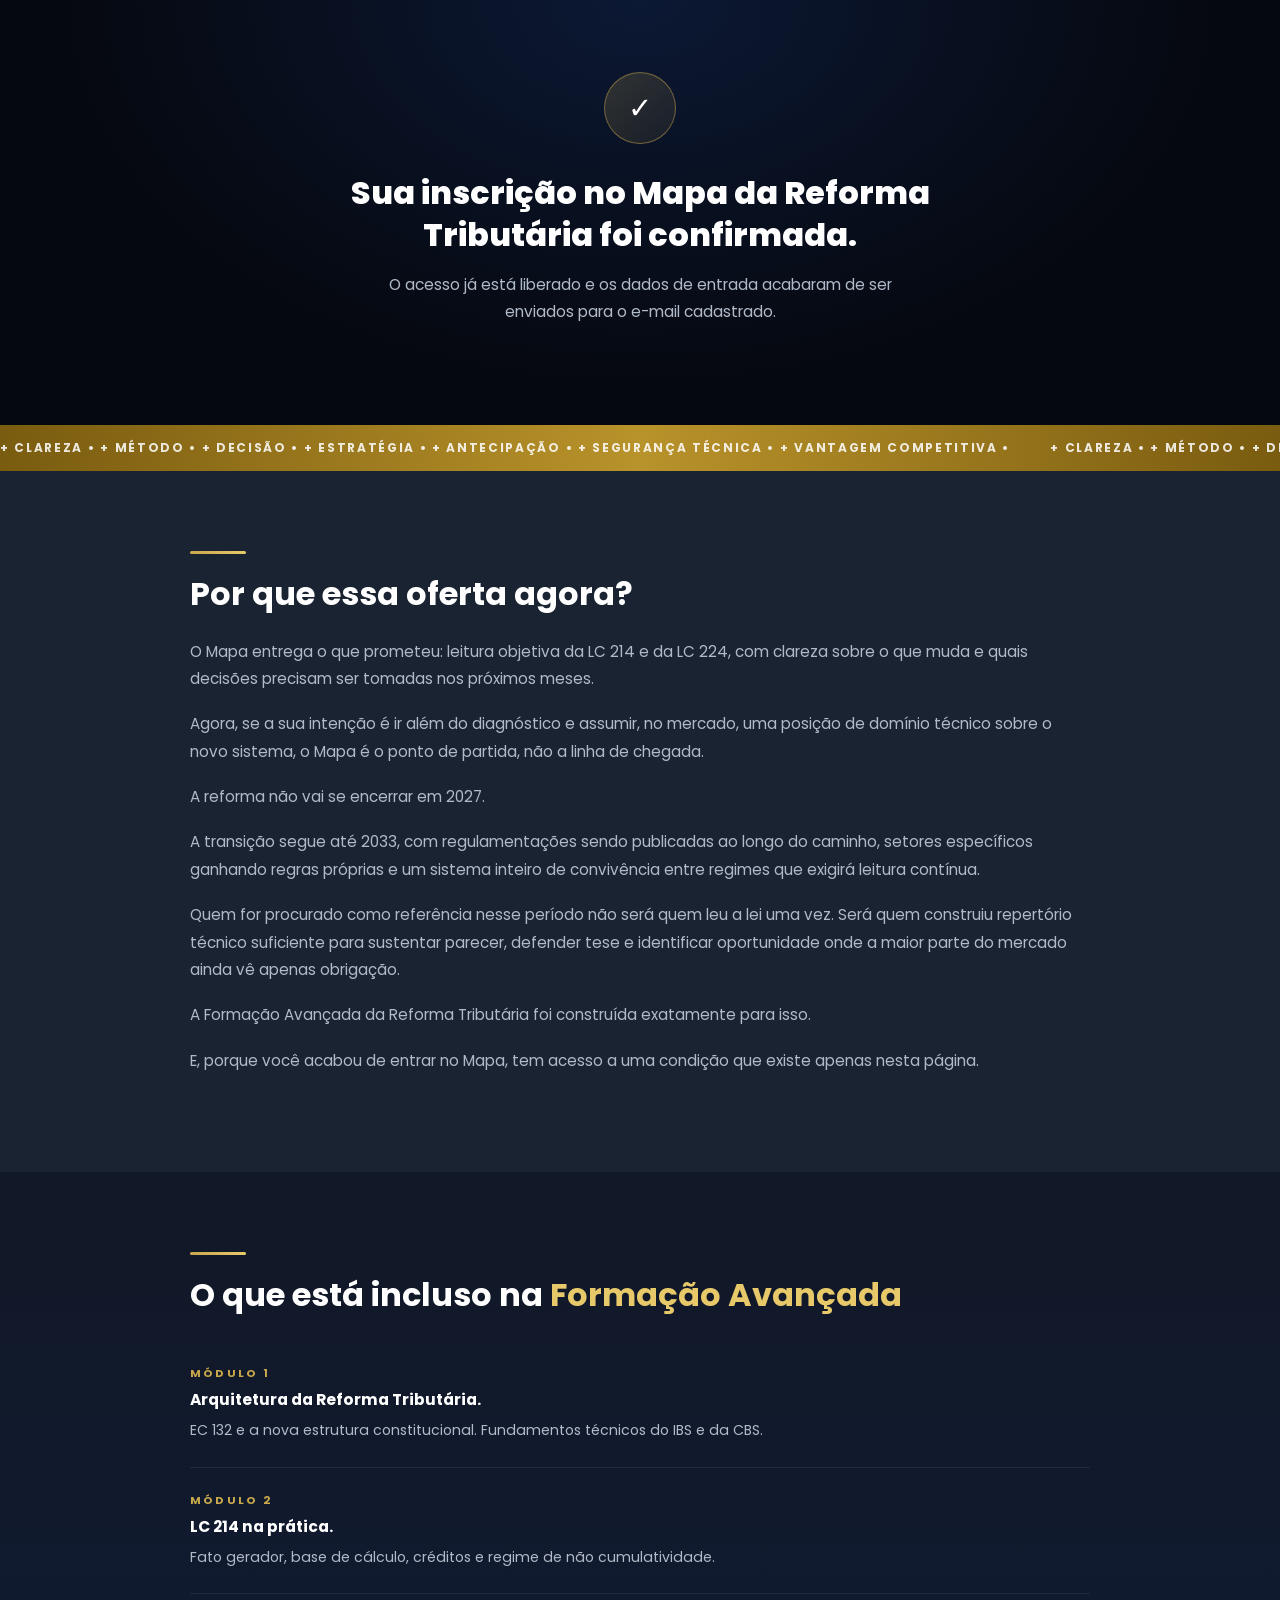
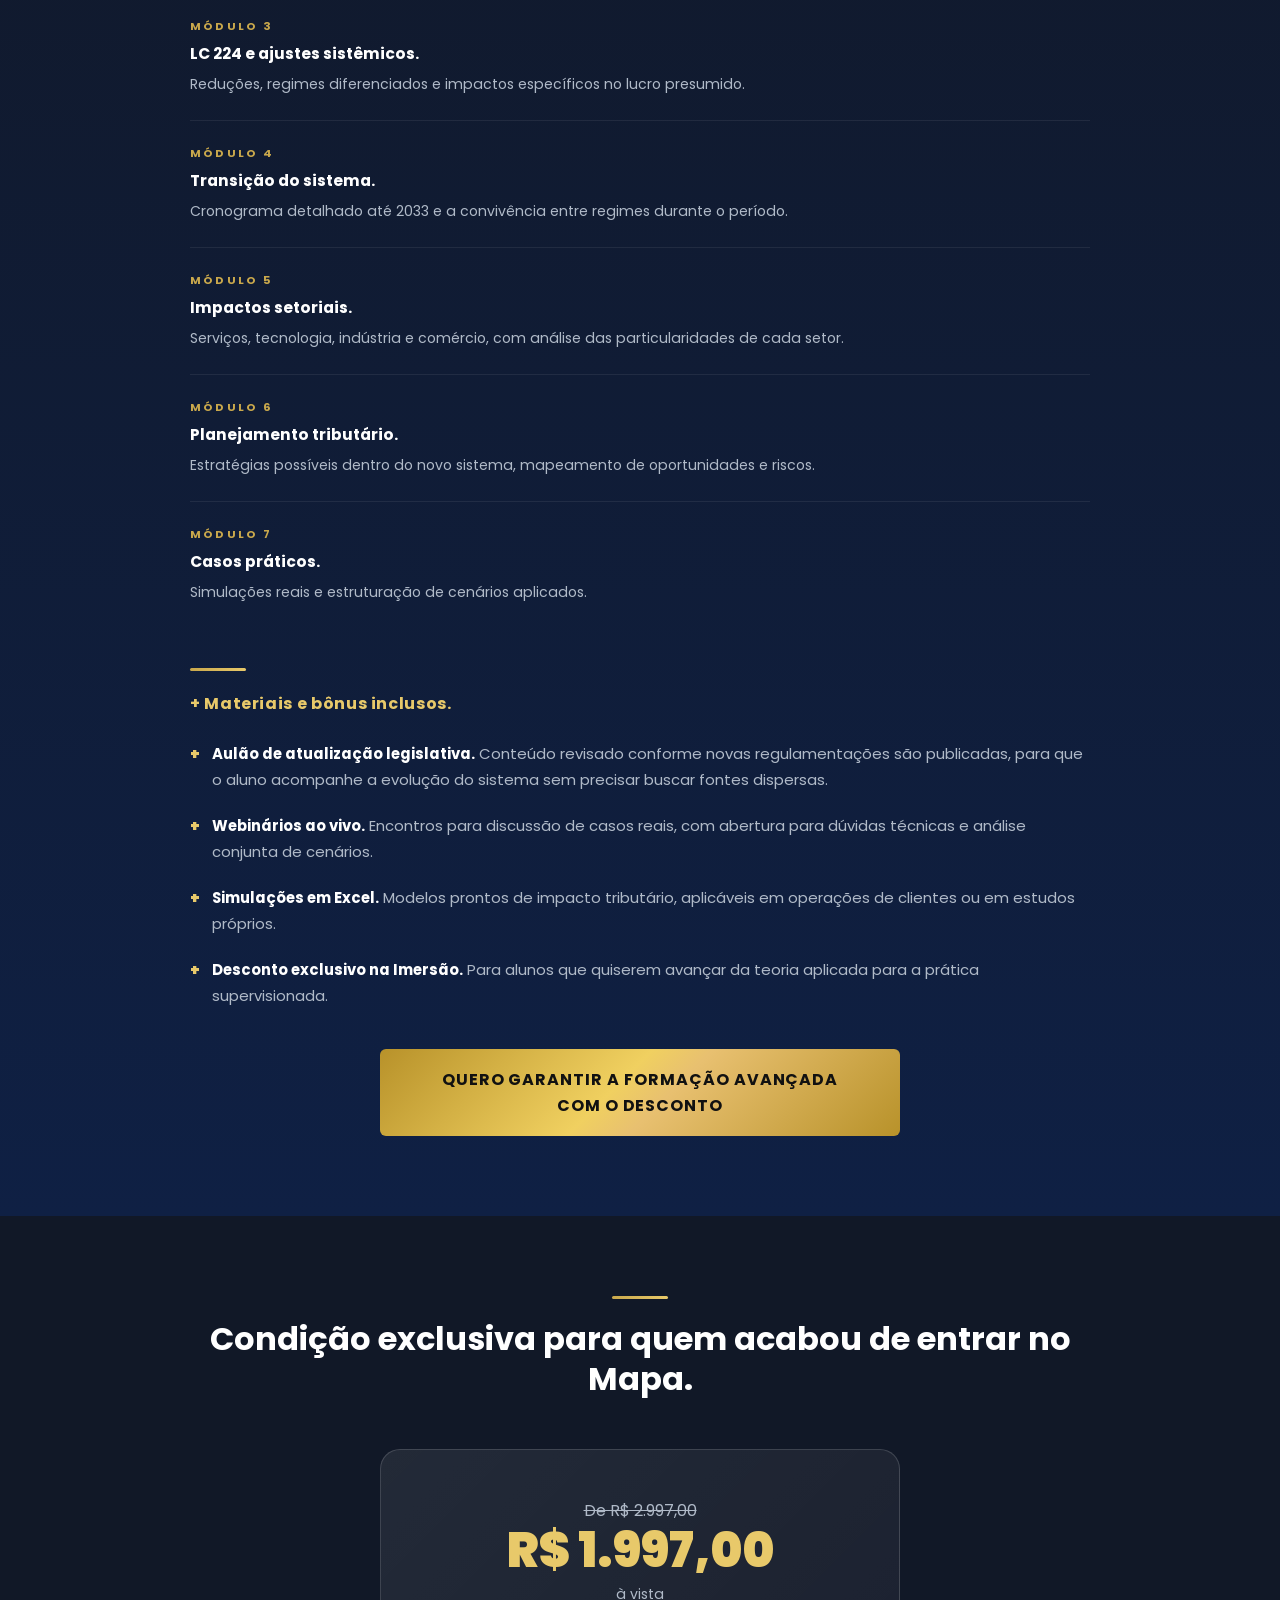
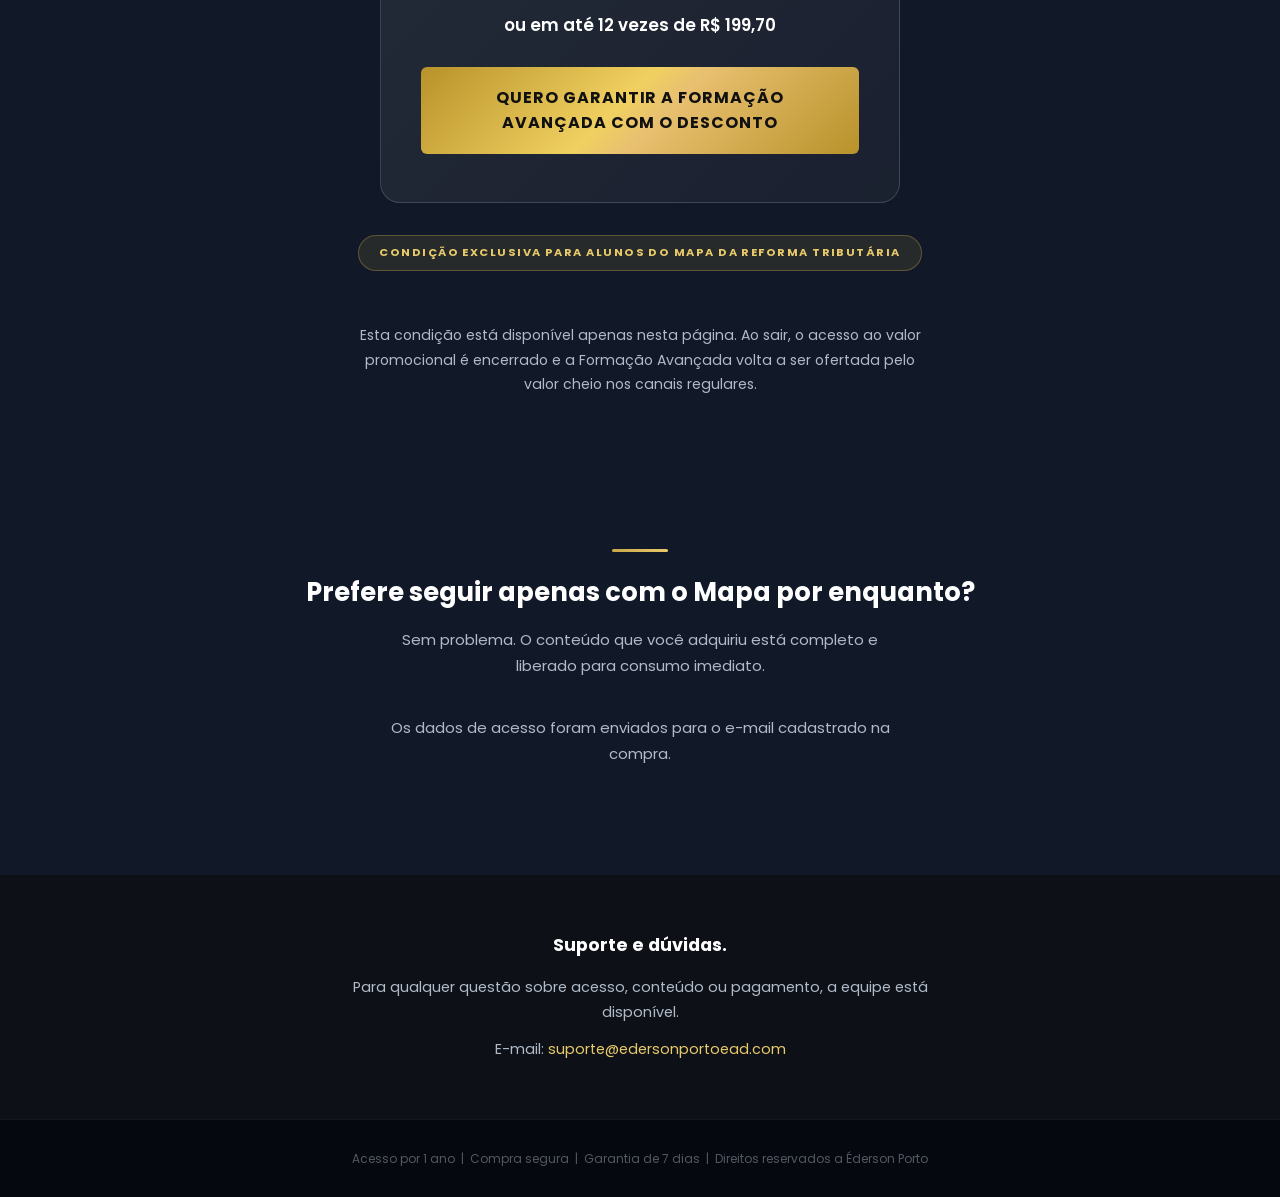
<file: obrigado.html>
<!DOCTYPE html>
<html lang="pt-BR">
<head>
<meta charset="UTF-8">
<meta name="viewport" content="width=device-width, initial-scale=1.0">
<title>Obrigado | Mapa da Reforma Tributária</title>
<link href="https://fonts.googleapis.com/css2?family=Poppins:wght@300;400;500;600;700;800;900&display=swap" rel="stylesheet">
<style>
*{box-sizing:border-box;margin:0;padding:0}
:root{
  --dark:#0d1117;
  --dark2:#111827;
  --dark3:#1a2332;
  --navy:#0f2044;
  --blue:#1a3a6e;
  --blue2:#1e4d9b;
  --gold:#c9a84c;
  --gold2:#e8c96a;
  --white:#ffffff;
  --gray:#b0bac8;
  --gray2:#d0d8e4;
}
body{font-family:'Poppins',sans-serif;color:var(--white);background:var(--dark);line-height:1.6}
a{text-decoration:none;color:inherit}

/* Botões */
.btn{display:inline-block;background:linear-gradient(135deg,#b8922a 0%,#f0d060 45%,#e8c070 55%,#b8922a 100%);color:#111;font-family:'Poppins',sans-serif;font-weight:700;font-size:1rem;letter-spacing:.06em;text-transform:uppercase;padding:18px 40px;border-radius:6px;cursor:pointer;border:none;text-align:center;transition:transform .2s,box-shadow .2s;text-decoration:none}
.btn:hover{transform:translateY(-3px);box-shadow:0 8px 28px rgba(201,168,76,.5)}
.btn-full{display:block;width:100%;max-width:520px;margin:0 auto}
.btn-outline{display:inline-block;background:transparent;color:var(--gold2);font-family:'Poppins',sans-serif;font-weight:600;font-size:.95rem;letter-spacing:.04em;text-transform:uppercase;padding:16px 40px;border-radius:6px;border:1px solid rgba(201,168,76,.4);text-align:center;transition:all .2s;text-decoration:none}
.btn-outline:hover{border-color:var(--gold2);background:rgba(201,168,76,.06)}
.btn-outline-full{display:block;width:100%;max-width:520px;margin:0 auto}

/* Layout */
section{padding:80px 20px}
.container{max-width:900px;margin:0 auto}
.s-dark{background:var(--dark2);color:var(--white)}
.s-darker{background:var(--dark);color:var(--white)}
.s-navy{background:linear-gradient(180deg,var(--dark2) 0%,var(--navy) 100%);color:var(--white)}
.s-light{background:var(--dark3);color:var(--white)}

/* Divisor */
.divider{width:56px;height:3px;background:linear-gradient(90deg,var(--gold),var(--gold2));border-radius:2px;margin:0 auto 20px}
.divider-left{width:56px;height:3px;background:linear-gradient(90deg,var(--gold),var(--gold2));border-radius:2px;margin:0 0 20px}

/* Tipografia geral */
.section-title{font-size:clamp(1.3rem,3vw,2rem);font-weight:700;line-height:1.25;margin-bottom:24px;color:#fff}
.section-title em{color:var(--gold2);font-style:normal}
.section-sub{font-size:.95rem;color:var(--gray);margin-bottom:20px;line-height:1.8}
.section-sub strong{color:#fff}

/* Marquee */
.marquee-wrap{background:linear-gradient(90deg,#7a5c10,#b8922a,#7a5c10);padding:13px 0;overflow:hidden}
.marquee{display:flex;white-space:nowrap;animation:marquee 25s linear infinite}
.marquee span{font-size:.75rem;font-weight:700;letter-spacing:.14em;text-transform:uppercase;color:#fff;padding-right:40px;opacity:.85}
@keyframes marquee{0%{transform:translateX(0)}100%{transform:translateX(-50%)}}

/* Confirmação hero */
.confirm-hero{background:#05080f;padding:72px 20px 64px;text-align:center;position:relative;overflow:hidden}
.confirm-hero::before{content:'';position:absolute;inset:0;background:radial-gradient(ellipse at top center,rgba(15,32,68,.7) 0%,#05080f 65%);pointer-events:none}
.confirm-icon{width:72px;height:72px;border-radius:50%;background:linear-gradient(135deg,rgba(201,168,76,.2),rgba(201,168,76,.08));border:1.5px solid rgba(201,168,76,.5);display:flex;align-items:center;justify-content:center;font-size:1.8rem;margin:0 auto 28px;position:relative;z-index:1}
.confirm-hero h1{font-size:clamp(1.4rem,3vw,2rem);font-weight:800;line-height:1.3;margin-bottom:16px;max-width:640px;margin-left:auto;margin-right:auto;position:relative;z-index:1}
.confirm-hero p{font-size:.97rem;color:var(--gray);max-width:560px;margin:0 auto 36px;line-height:1.75;position:relative;z-index:1}
.order-box{display:inline-flex;gap:32px;background:rgba(255,255,255,.05);border:1px solid rgba(255,255,255,.1);border-radius:10px;padding:18px 32px;position:relative;z-index:1}
.order-item{text-align:left}
.order-label{font-size:.65rem;font-weight:700;letter-spacing:.18em;text-transform:uppercase;color:var(--gold);margin-bottom:4px}
.order-value{font-size:.9rem;color:var(--gray2)}

/* VSL */
.vsl-section{background:var(--dark);padding:72px 20px}
.vsl-intro{text-align:center;max-width:640px;margin:0 auto 36px}
.vsl-intro p{font-size:.97rem;color:var(--gray);line-height:1.75;margin-bottom:10px}
.vsl-intro p:last-of-type{font-size:.88rem;color:rgba(176,186,200,.65)}
.vsl-frame{max-width:760px;margin:0 auto 40px;border-radius:12px;overflow:hidden;aspect-ratio:16/9;background:rgba(255,255,255,.04);border:1px solid rgba(255,255,255,.1);display:flex;align-items:center;justify-content:center}
.vsl-placeholder{display:flex;flex-direction:column;align-items:center;gap:14px}
.vsl-play{width:72px;height:72px;border-radius:50%;background:linear-gradient(135deg,#b8922a,#f0d060);display:flex;align-items:center;justify-content:center;font-size:1.6rem;color:#111;padding-left:4px}
.vsl-label{font-size:.75rem;font-weight:700;letter-spacing:.2em;text-transform:uppercase;color:rgba(176,186,200,.5)}

/* Por que agora */
.porq-text p{font-size:.95rem;color:var(--gray);margin-bottom:18px;line-height:1.8}
.porq-text p strong{color:#fff}

/* Módulos */
.modulos-list{list-style:none;padding:0;margin:0 0 40px}
.modulo-item{border-bottom:1px solid rgba(255,255,255,.07);padding:24px 0}
.modulo-item:first-child{padding-top:0}
.modulo-item:last-child{border-bottom:none}
.modulo-num{font-size:.7rem;font-weight:700;letter-spacing:.2em;text-transform:uppercase;color:var(--gold);margin-bottom:6px}
.modulo-titulo{font-size:.97rem;font-weight:700;color:#fff;margin-bottom:6px}
.modulo-desc{font-size:.88rem;color:var(--gray);line-height:1.65}

/* Bônus */
.bonus-list{list-style:none;padding:0;margin:0 0 40px}
.bonus-item{position:relative;padding-left:22px;font-size:.93rem;color:var(--gray);margin-bottom:20px;line-height:1.75}
.bonus-item::before{content:"+";color:var(--gold2);font-weight:900;position:absolute;left:0;top:0}
.bonus-item strong{color:#fff}

/* Preço */
.preco-box{background:linear-gradient(135deg,rgba(255,255,255,.08),rgba(255,255,255,.04));border:1px solid rgba(255,255,255,.15);border-radius:20px;padding:48px 40px;text-align:center;max-width:520px;margin:0 auto 32px}
.preco-de{color:var(--gray);font-size:1rem;text-decoration:line-through;margin-bottom:4px}
.preco-por{font-size:3rem;font-weight:900;color:var(--gold2);line-height:1}
.preco-label{color:var(--gray);font-size:.88rem;margin:8px 0 6px}
.preco-parcel{font-size:1.05rem;font-weight:600;color:var(--white);margin-bottom:28px}
.selo-exclusivo{display:inline-block;background:rgba(201,168,76,.12);border:1px solid rgba(201,168,76,.35);color:var(--gold2);font-size:.7rem;font-weight:700;letter-spacing:.13em;text-transform:uppercase;padding:8px 20px;border-radius:100px;margin-bottom:28px}
.urgencia{font-size:.88rem;color:var(--gray);max-width:580px;margin:24px auto 0;line-height:1.75;text-align:center}
.urgencia strong{color:#fff}

/* Divisor simples */
.hr{border:none;border-top:1px solid rgba(255,255,255,.08);margin:0}

/* Acesso mapa */
.acesso-section{background:var(--dark2);padding:72px 20px;text-align:center}
.acesso-section h2{font-size:clamp(1.2rem,2.5vw,1.6rem);font-weight:700;margin-bottom:14px;color:#fff}
.acesso-section p{font-size:.93rem;color:var(--gray);max-width:520px;margin:0 auto 36px;line-height:1.75}

/* Suporte */
.suporte-section{background:var(--dark);padding:56px 20px;text-align:center}
.suporte-section h2{font-size:1.1rem;font-weight:700;margin-bottom:16px;color:#fff}
.suporte-section p{font-size:.9rem;color:var(--gray);line-height:1.75}
.suporte-section a{color:var(--gold2)}

/* Footer */
.footer{background:#05080f;padding:28px 20px;text-align:center;border-top:1px solid rgba(255,255,255,.06)}
.footer p{font-size:.75rem;color:rgba(176,186,200,.45);line-height:1.8}

/* Responsive */
@media(max-width:768px){
  section{padding:60px 20px}
  .confirm-hero{padding:56px 20px 48px}
  .order-box{flex-direction:column;gap:16px;text-align:center}
  .order-item{text-align:center}
  .preco-box{padding:36px 24px}
}
@media(max-width:480px){
  .btn{font-size:.85rem;padding:16px 24px}
  .btn-outline{font-size:.82rem;padding:14px 24px}
}
</style>
</head>
<body>

<!-- CONFIRMAÇÃO -->
<section class="confirm-hero">
  <div class="confirm-icon">✓</div>
  <h1>Sua inscrição no Mapa da Reforma Tributária foi confirmada.</h1>
  <p>O acesso já está liberado e os dados de entrada acabaram de ser enviados para o e-mail cadastrado.</p>
</section>

<!-- MARQUEE -->
<div class="marquee-wrap">
  <div class="marquee">
    <span>+ CLAREZA &bull; + MÉTODO &bull; + DECISÃO &bull; + ESTRATÉGIA &bull; + ANTECIPAÇÃO &bull; + SEGURANÇA TÉCNICA &bull; + VANTAGEM COMPETITIVA &bull; </span>
    <span>+ CLAREZA &bull; + MÉTODO &bull; + DECISÃO &bull; + ESTRATÉGIA &bull; + ANTECIPAÇÃO &bull; + SEGURANÇA TÉCNICA &bull; + VANTAGEM COMPETITIVA &bull; </span>
  </div>
</div>


<!-- POR QUE AGORA -->
<section class="s-light">
  <div class="container">
    <div class="divider-left"></div>
    <h2 class="section-title">Por que essa oferta agora?</h2>
    <div class="porq-text">
      <p>O Mapa entrega o que prometeu: leitura objetiva da LC 214 e da LC 224, com clareza sobre o que muda e quais decisões precisam ser tomadas nos próximos meses.</p>
      <p>Agora, se a sua intenção é ir além do diagnóstico e assumir, no mercado, uma posição de domínio técnico sobre o novo sistema, o Mapa é o ponto de partida, não a linha de chegada.</p>
      <p>A reforma não vai se encerrar em 2027.</p>
      <p>A transição segue até 2033, com regulamentações sendo publicadas ao longo do caminho, setores específicos ganhando regras próprias e um sistema inteiro de convivência entre regimes que exigirá leitura contínua.</p>
      <p>Quem for procurado como referência nesse período não será quem leu a lei uma vez. Será quem construiu repertório técnico suficiente para sustentar parecer, defender tese e identificar oportunidade onde a maior parte do mercado ainda vê apenas obrigação.</p>
      <p>A Formação Avançada da Reforma Tributária foi construída exatamente para isso.</p>
      <p>E, porque você acabou de entrar no Mapa, tem acesso a uma condição que existe apenas nesta página.</p>
    </div>
  </div>
</section>

<!-- MÓDULOS -->
<section class="s-navy">
  <div class="container">
    <div class="divider-left"></div>
    <h2 class="section-title">O que está incluso na <em>Formação Avançada</em></h2>
    <br>
    <ul class="modulos-list">
      <li class="modulo-item">
        <div class="modulo-num">Módulo 1</div>
        <div class="modulo-titulo">Arquitetura da Reforma Tributária.</div>
        <div class="modulo-desc">EC 132 e a nova estrutura constitucional. Fundamentos técnicos do IBS e da CBS.</div>
      </li>
      <li class="modulo-item">
        <div class="modulo-num">Módulo 2</div>
        <div class="modulo-titulo">LC 214 na prática.</div>
        <div class="modulo-desc">Fato gerador, base de cálculo, créditos e regime de não cumulatividade.</div>
      </li>
      <li class="modulo-item">
        <div class="modulo-num">Módulo 3</div>
        <div class="modulo-titulo">LC 224 e ajustes sistêmicos.</div>
        <div class="modulo-desc">Reduções, regimes diferenciados e impactos específicos no lucro presumido.</div>
      </li>
      <li class="modulo-item">
        <div class="modulo-num">Módulo 4</div>
        <div class="modulo-titulo">Transição do sistema.</div>
        <div class="modulo-desc">Cronograma detalhado até 2033 e a convivência entre regimes durante o período.</div>
      </li>
      <li class="modulo-item">
        <div class="modulo-num">Módulo 5</div>
        <div class="modulo-titulo">Impactos setoriais.</div>
        <div class="modulo-desc">Serviços, tecnologia, indústria e comércio, com análise das particularidades de cada setor.</div>
      </li>
      <li class="modulo-item">
        <div class="modulo-num">Módulo 6</div>
        <div class="modulo-titulo">Planejamento tributário.</div>
        <div class="modulo-desc">Estratégias possíveis dentro do novo sistema, mapeamento de oportunidades e riscos.</div>
      </li>
      <li class="modulo-item">
        <div class="modulo-num">Módulo 7</div>
        <div class="modulo-titulo">Casos práticos.</div>
        <div class="modulo-desc">Simulações reais e estruturação de cenários aplicados.</div>
      </li>
    </ul>

    <div class="divider-left"></div>
    <h3 style="font-size:1rem;font-weight:700;color:var(--gold2);margin-bottom:24px;letter-spacing:.04em">+ Materiais e bônus inclusos.</h3>
    <ul class="bonus-list">
      <li class="bonus-item"><strong>Aulão de atualização legislativa.</strong> Conteúdo revisado conforme novas regulamentações são publicadas, para que o aluno acompanhe a evolução do sistema sem precisar buscar fontes dispersas.</li>
      <li class="bonus-item"><strong>Webinários ao vivo.</strong> Encontros para discussão de casos reais, com abertura para dúvidas técnicas e análise conjunta de cenários.</li>
      <li class="bonus-item"><strong>Simulações em Excel.</strong> Modelos prontos de impacto tributário, aplicáveis em operações de clientes ou em estudos próprios.</li>
      <li class="bonus-item"><strong>Desconto exclusivo na Imersão.</strong> Para alunos que quiserem avançar da teoria aplicada para a prática supervisionada.</li>
    </ul>

    <div style="text-align:center">
      <a href="https://chk.eduzz.com/6hndriy7" class="btn btn-full">QUERO GARANTIR A FORMAÇÃO AVANÇADA COM O DESCONTO</a>
    </div>
  </div>
</section>

<!-- PREÇO -->
<section class="s-dark">
  <div class="container" style="text-align:center">
    <div class="divider"></div>
    <h2 class="section-title">Condição exclusiva para quem acabou de entrar no Mapa.</h2>
    <br>
    <div class="preco-box">
      <div class="preco-de">De R$ 2.997,00</div>
      <div class="preco-por">R$ 1.997,00</div>
      <div class="preco-label">à vista</div>
      <div class="preco-parcel">ou em até 12 vezes de R$ 199,70</div>
      <a href="https://chk.eduzz.com/6hndriy7" class="btn btn-full">QUERO GARANTIR A FORMAÇÃO AVANÇADA COM O DESCONTO</a>
    </div>
    <div style="margin-bottom:24px">
      <span class="selo-exclusivo">Condição exclusiva para alunos do Mapa da Reforma Tributária</span>
    </div>
    <p class="urgencia">Esta condição está disponível apenas nesta página. Ao sair, o acesso ao valor promocional é encerrado e a Formação Avançada volta a ser ofertada pelo valor cheio nos canais regulares.</p>
  </div>
</section>

<!-- APENAS O MAPA -->
<section class="acesso-section">
  <div class="container">
    <div class="divider"></div>
    <h2>Prefere seguir apenas com o Mapa por enquanto?</h2>
    <p>Sem problema. O conteúdo que você adquiriu está completo e liberado para consumo imediato.</p>
    <p style="margin-top:16px;font-size:.93rem;color:var(--gray)">Os dados de acesso foram enviados para o e-mail cadastrado na compra.</p>
  </div>
</section>

<!-- SUPORTE -->
<section class="suporte-section">
  <div class="container" style="max-width:600px">
    <h2>Suporte e dúvidas.</h2>
    <p>Para qualquer questão sobre acesso, conteúdo ou pagamento, a equipe está disponível.</p>
    <p style="margin-top:12px">E-mail: <a href="mailto:suporte@edersonportoead.com">suporte@edersonportoead.com</a></p>
  </div>
</section>

<!-- FOOTER -->
<footer class="footer">
  <p>Acesso por 1 ano &nbsp;|&nbsp; Compra segura &nbsp;|&nbsp; Garantia de 7 dias &nbsp;|&nbsp; Direitos reservados a Éderson Porto</p>
</footer>

</body>
</html>
</file>
